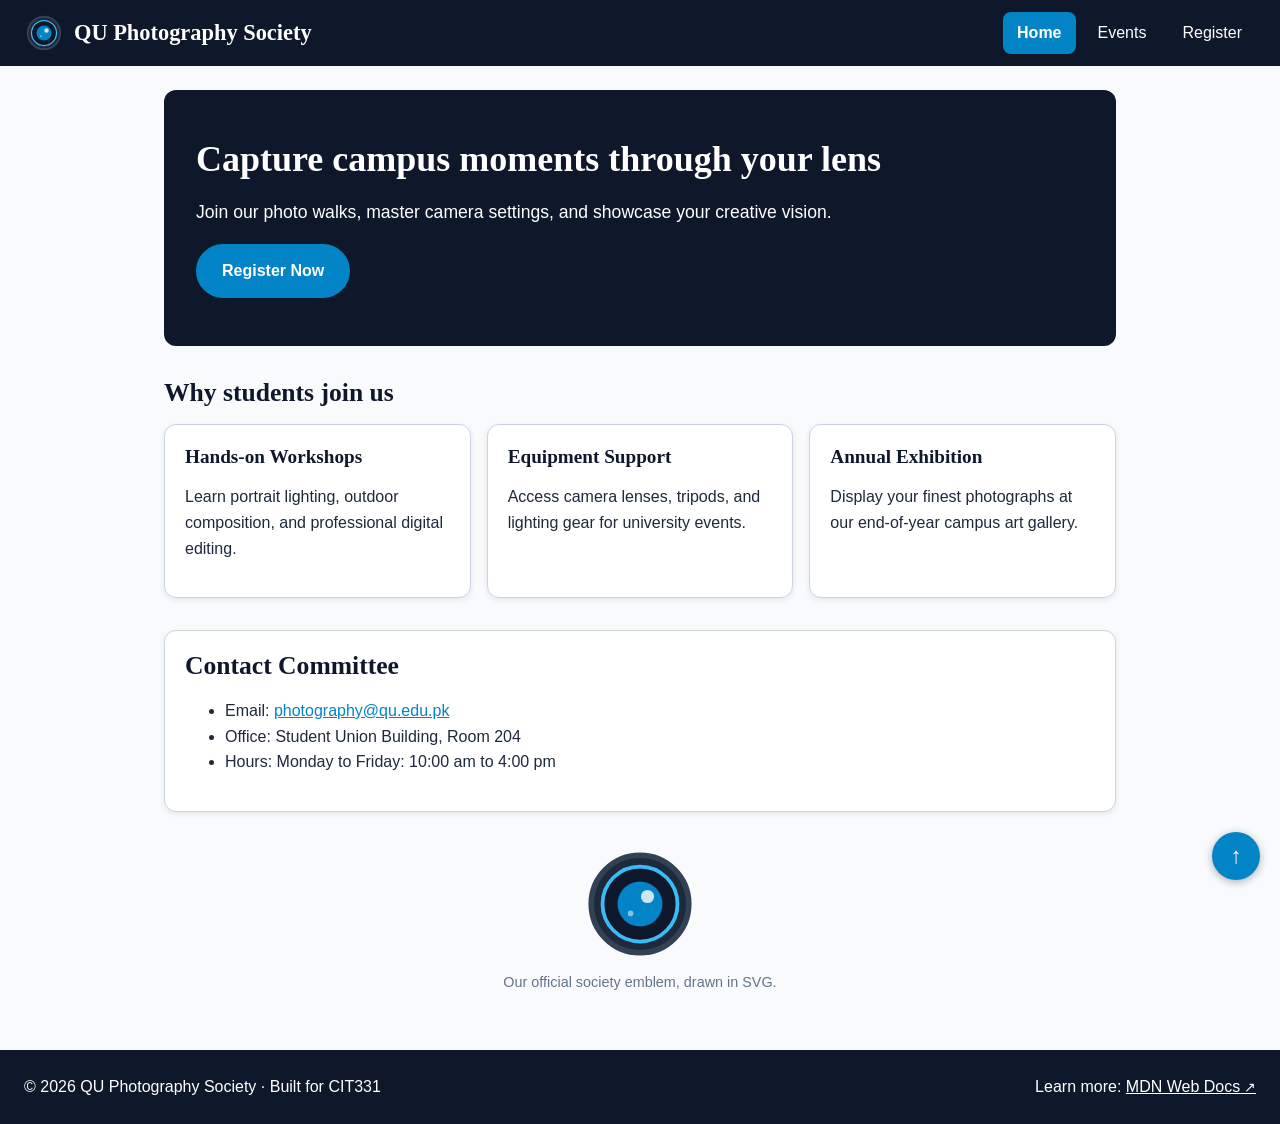
<file: index.html>
<!DOCTYPE html>
<html lang="en">
<head>
  <meta charset="UTF-8">
  <meta name="viewport" content="width=device-width, initial-scale=1.0">
  <meta name="description" content="QU Photography Society: capturing moments, workshops, and campus photo walks.">
  <title>QU Photography Society | Home</title>
  <link rel="stylesheet" href="css/style.css">
</head>
<body id="top">
  <a class="skip-link" href="#main">Skip to main content</a>
 
  <header class="site-header">
    <a class="brand" href="index.html">
      <img src="images/logo.svg" alt="" width="40" height="40">
      <span>QU Photography Society</span>
    </a>
    <nav aria-label="Main">
      <ul class="nav-list">
        <li><a href="index.html" class="active" aria-current="page">Home</a></li>
        <li><a href="events.html">Events</a></li>
        <li><a href="register.html">Register</a></li>
      </ul>
    </nav>
  </header>
 
  <main id="main">
    <section class="hero">
      <h1>Capture campus moments through your lens</h1>
      <p>Join our photo walks, master camera settings, and showcase your creative vision.</p>
      <a class="btn" href="register.html">Register Now</a>
    </section>
 
    <section class="highlights">
      <h2>Why students join us</h2>
      <div class="card-row">
        <article class="card">
          <h3>Hands-on Workshops</h3>
          <p>Learn portrait lighting, outdoor composition, and professional digital editing.</p>
        </article>
        <article class="card">
          <h3>Equipment Support</h3>
          <p>Access camera lenses, tripods, and lighting gear for university events.</p>
        </article>
        <article class="card">
          <h3>Annual Exhibition</h3>
          <p>Display your finest photographs at our end-of-year campus art gallery.</p>
        </article>
      </div>
    </section>
 
    <aside class="card notice">
      <h2>Contact Committee</h2>
      <ul>
        <li>Email: <a href="mailto:photography@qu.edu.pk">photography@qu.edu.pk</a></li>
        <li>Office: Student Union Building, Room 204</li>
        <li>Hours: Monday to Friday: <time datetime=":00">10:00 am</time> to <time datetime="16:00">4:00 pm</time></li>
      </ul>
    </aside>
 
    <figure class="logo-figure">
      <img src="images/logo.svg" alt="QU Photography Society camera emblem" width="120" height="120">
      <figcaption>Our official society emblem, drawn in SVG.</figcaption>
    </figure>
  </main>
 
  <footer class="site-footer">
    <p>&copy; 2026 QU Photography Society &middot; Built for CIT331</p>
    <p>Learn more: <a href="https://developer.mozilla.org/" target="_blank" rel="noopener noreferrer">MDN Web Docs</a></p>
  </footer>
 
  <a class="back-to-top" href="#top" aria-label="Back to top">&uarr;</a>
</body>
</html>
</file>
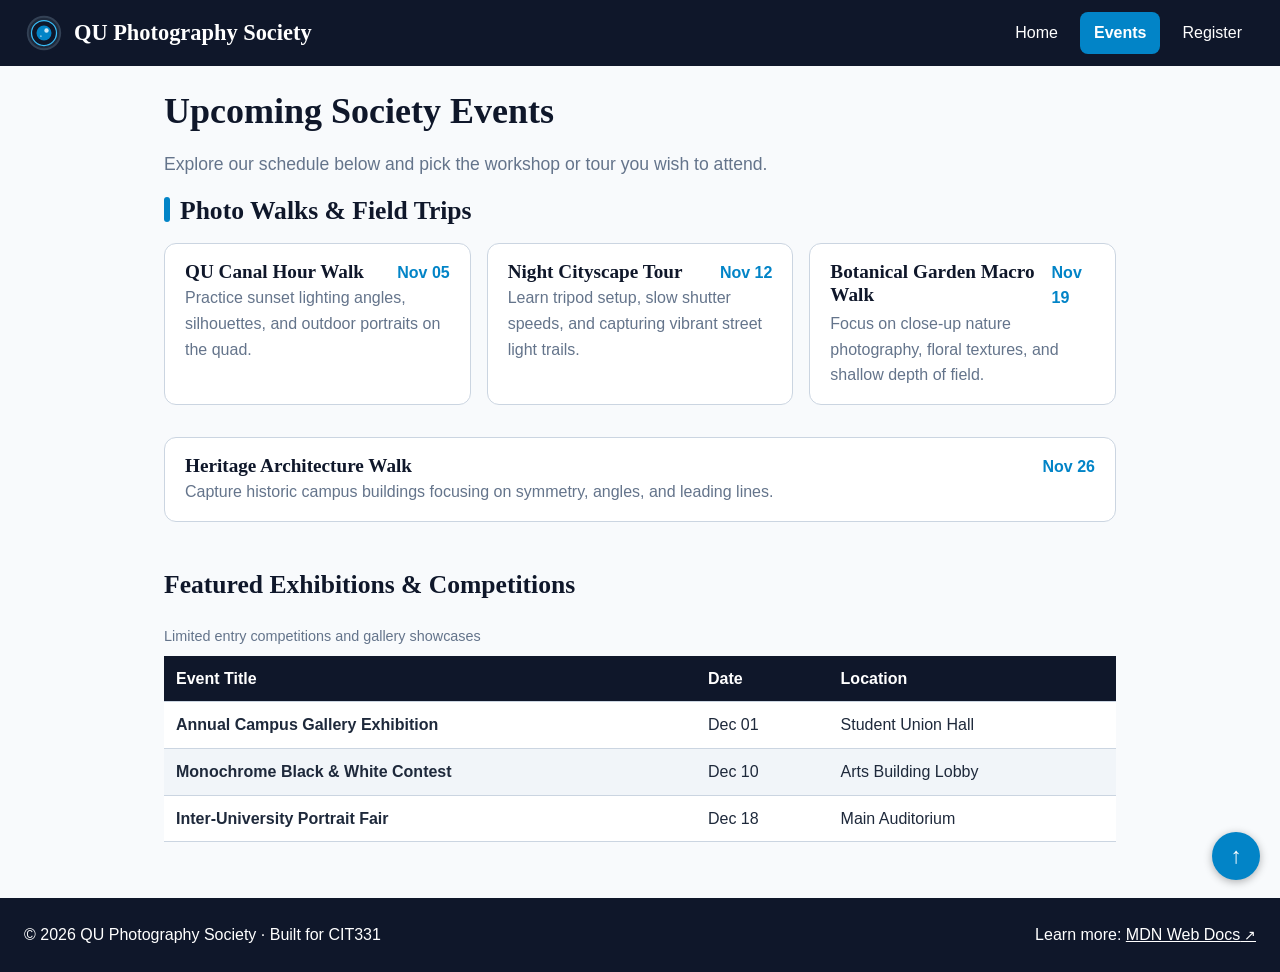
<file: events.html>
<!DOCTYPE html>
<html lang="en">
<head>
  <meta charset="UTF-8">
  <meta name="viewport" content="width=device-width, initial-scale=1.0">
  <meta name="description" content="Explore upcoming photo walks, workshops, and exhibitions hosted by QU Photography Society.">
  <title>QU Photography Society | Events</title>
  <link rel="stylesheet" href="css/style.css">
</head>
<body id="top">
  <a class="skip-link" href="#main">Skip to main content</a>
 
  <header class="site-header">
    <a class="brand" href="index.html">
      <img src="images/logo.svg" alt="" width="40" height="40">
      <span>QU Photography Society</span>
    </a>
    <nav aria-label="Main">
      <ul class="nav-list">
        <li><a href="index.html">Home</a></li>
        <li><a href="events.html" class="active" aria-current="page">Events</a></li>
        <li><a href="register.html">Register</a></li>
      </ul>
    </nav>
  </header>
 
  <main id="main">
    <h1>Upcoming Society Events</h1>
    <p>Explore our schedule below and pick the workshop or tour you wish to attend.</p>
 
    <section class="menu-group">
      <h2>Photo Walks & Field Trips</h2>
      <div class="menu-list">
        <article class="menu-item">
          <div class="item-head">
            <h3>QU Canal Hour Walk</h3>
            <span class="price">Nov 05</span>
          </div>
          <p>Practice sunset lighting angles, silhouettes, and outdoor portraits on the quad.</p>
        </article>
        <article class="menu-item">
          <div class="item-head">
            <h3>Night Cityscape Tour</h3>
            <span class="price">Nov 12</span>
          </div>
          <p>Learn tripod setup, slow shutter speeds, and capturing vibrant street light trails.</p>
        </article>
        <article class="menu-item">
          <div class="item-head">
            <h3>Botanical Garden Macro Walk</h3>
            <span class="price">Nov 19</span>
          </div>
          <p>Focus on close-up nature photography, floral textures, and shallow depth of field.</p>
        </article>
        <article class="menu-item">
          <div class="item-head">
            <h3>Heritage Architecture Walk</h3>
            <span class="price">Nov 26</span>
          </div>
          <p>Capture historic campus buildings focusing on symmetry, angles, and leading lines.</p>
        </article>
      </div>
    </section>
 
    <section class="specials">
      <h2>Featured Exhibitions & Competitions</h2>
      <div class="table-wrap">
        <table>
          <caption>Limited entry competitions and gallery showcases</caption>
          <thead>
            <tr>
              <th scope="col">Event Title</th>
              <th scope="col">Date</th>
              <th scope="col">Location</th>
            </tr>
          </thead>
          <tbody>
            <tr><th scope="row">Annual Campus Gallery Exhibition</th><td><time datetime="2026-12-01">Dec 01</time></td><td>Student Union Hall</td></tr>
            <tr><th scope="row">Monochrome Black & White Contest</th><td><time datetime="2026-12-10">Dec 10</time></td><td>Arts Building Lobby</td></tr>
            <tr><th scope="row">Inter-University Portrait Fair</th><td><time datetime="2026-12-18">Dec 18</time></td><td>Main Auditorium</td></tr>
          </tbody>
        </table>
      </div>
    </section>
  </main>
 
  <footer class="site-footer">
    <p>&copy; 2026 QU Photography Society &middot; Built for CIT331</p>
    <p>Learn more: <a href="https://developer.mozilla.org/" target="_blank" rel="noopener noreferrer">MDN Web Docs</a></p>
  </footer>
 
  <a class="back-to-top" href="#top" aria-label="Back to top">&uarr;</a>
</body>
</html>
</file>
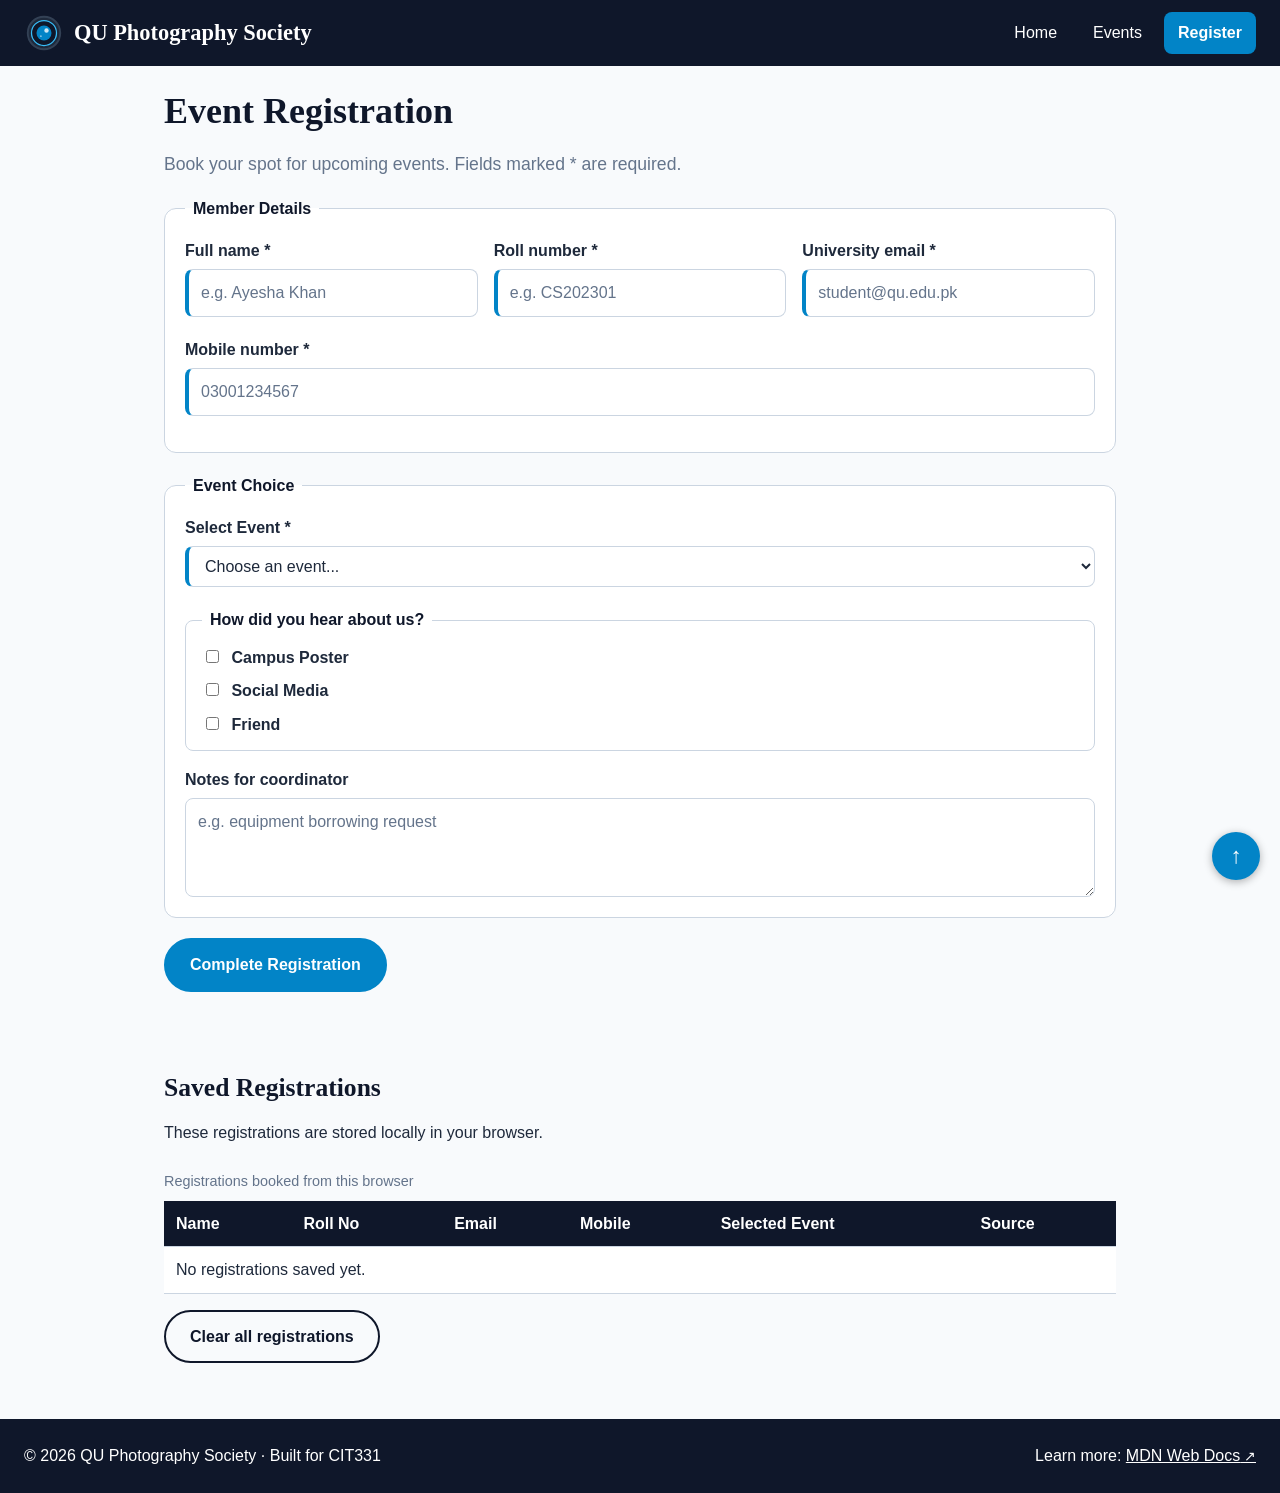
<file: register.html>
<!DOCTYPE html>
<html lang="en">
<head>
  <meta charset="UTF-8">
  <meta name="viewport" content="width=device-width, initial-scale=1.0">
  <meta name="description" content="Register for QU Photography Society events and save your bookings locally.">
  <title>QU Photography Society | Register</title>
  <link rel="stylesheet" href="css/style.css">
  <script src="js/register.js" defer></script>
</head>
<body id="top">
  <a class="skip-link" href="#main">Skip to main content</a>
 
  <header class="site-header">
    <a class="brand" href="index.html">
      <img src="images/logo.svg" alt="" width="40" height="40">
      <span>QU Photography Society</span>
    </a>
    <nav aria-label="Main">
      <ul class="nav-list">
        <li><a href="index.html">Home</a></li>
        <li><a href="events.html">Events</a></li>
        <li><a href="register.html" class="active" aria-current="page">Register</a></li>
      </ul>
    </nav>
  </header>
 
  <main id="main">
    <h1>Event Registration</h1>
    <p>Book your spot for upcoming events. Fields marked * are required.</p>
 
    <form id="order-form" action="#" method="post">
      <fieldset>
        <legend>Member Details</legend>
        <div class="form-row">
          <div class="field">
            <label for="name">Full name *</label>
            <input type="text" id="name" name="name" required minlength="3"
                   maxlength="50" placeholder="e.g. Ayesha Khan" autocomplete="name">
          </div>
          <div class="field">
            <label for="rollno">Roll number *</label>
            <input type="text" id="rollno" name="rollno" required minlength="4"
                   maxlength="20" placeholder="e.g. CS202301">
          </div>
          <div class="field">
            <label for="email">University email *</label>
            <input type="email" id="email" name="email" required
                   placeholder="student@qu.edu.pk" autocomplete="email">
          </div>
          <div class="field">
            <label for="phone">Mobile number *</label>
            <input type="tel" id="phone" name="phone" required pattern="03[0-9]{9}"
                   title="11 digits starting with 03, for example 03001234567"
                   placeholder="03001234567" autocomplete="tel">
          </div>
        </div>
      </fieldset>
 
      <fieldset>
        <legend>Event Choice</legend>
        <div class="form-row">
          <div class="field">
            <label for="item">Select Event *</label>
            <select id="item" name="item" required>
              <option value="">Choose an event...</option>
              <option>QU Canal Hour Walk</option>
              <option>Night Cityscape Tour</option>
              <option>Botanical Garden Macro Walk</option>
              <option>Heritage Architecture Walk</option>
              <option>Annual Campus Gallery Exhibition</option>
              <option>Monochrome Black & White Contest</option>
            </select>
          </div>
        </div>
 
        <div class="form-row">
          <fieldset class="choice">
            <legend>How did you hear about us?</legend>
            <label><input type="checkbox" name="extras" value="Campus Poster"> Campus Poster</label>
            <label><input type="checkbox" name="extras" value="Social Media"> Social Media</label>
            <label><input type="checkbox" name="extras" value="Friend"> Friend</label>
          </fieldset>
        </div>
 
        <div class="field">
          <label for="notes">Notes for coordinator</label>
          <textarea id="notes" name="notes" rows="3" maxlength="200"
                    placeholder="e.g. equipment borrowing request"></textarea>
        </div>
      </fieldset>
 
      <button type="submit" class="btn">Complete Registration</button>
      <p id="message" role="status" aria-live="polite"></p>
    </form>
 
    <section class="saved-orders">
      <h2>Saved Registrations</h2>
      <p>These registrations are stored locally in your browser.</p>
      <div class="table-wrap">
        <table>
          <caption>Registrations booked from this browser</caption>
          <thead>
            <tr>
              <th scope="col">Name</th>
              <th scope="col">Roll No</th>
              <th scope="col">Email</th>
              <th scope="col">Mobile</th>
              <th scope="col">Selected Event</th>
              <th scope="col">Source</th>
            </tr>
          </thead>
          <tbody id="orders-body"></tbody>
        </table>
      </div>
      <button type="button" id="clear-orders" class="btn btn-secondary">Clear all registrations</button>
    </section>
  </main>
 
  <footer class="site-footer">
    <p>&copy; 2026 QU Photography Society &middot; Built for CIT331</p>
    <p>Learn more: <a href="https://developer.mozilla.org/" target="_blank" rel="noopener noreferrer">MDN Web Docs</a></p>
  </footer>
 
  <a class="back-to-top" href="#top" aria-label="Back to top">&uarr;</a>
</body>
</html>
</file>
<file: css/style.css>
/* ===== QU Photography Society: style.css ===== */
 
/* ---------- 1. Reset, tokens and base typography ---------- */
*, *::before, *::after {
  box-sizing: border-box;
}
 
:root {
  --brand: #0284c7;
  --brand-dark: #0f172a;
  --accent: #38bdf8;
  --bg: #f8fafc;
  --surface: #ffffff;
  --text: #1e293b;
  --muted: #64748b;
  --border: #cbd5e1;
  --space: 16px;
  --radius: 12px;
}
 
body {
  margin: 0;
  font-family: "Segoe UI", Arial, sans-serif;
  font-size: 1rem;
  line-height: 1.6;
  color: var(--text);
  background: var(--bg);
}

/* ---------- 2. Headings, links, focus ---------- */
h1, h2, h3 {
  font-family: Georgia, "Times New Roman", serif;
  color: var(--brand-dark);
  line-height: 1.2;
}
h1 { font-size: 2.25rem; margin: 0 0 var(--space); }
h2 { font-size: 1.6rem;  margin: 0 0 var(--space); }
h3 { font-size: 1.2rem;  margin: 0 0 8px; }
 
a { color: var(--brand); }
a:hover {
  color: var(--brand-dark);
  text-decoration-thickness: 3px;
}
 
a:focus-visible,
button:focus-visible,
input:focus-visible,
select:focus-visible,
textarea:focus-visible {
  outline: 3px solid var(--brand);
  outline-offset: 3px;
}

/* ---------- 3. Page shell ---------- */
#main {
  max-width: 1000px;
  margin: 0 auto;
  padding: 24px;
}
main > section,
main > aside,
main > figure {
  margin: 0 0 32px;
}
h1 + p {
  font-size: 1.1rem;
  color: var(--muted);
}
 
/* ---------- 4. Header and navigation ---------- */
.site-header {
  background: var(--brand-dark);
  color: #fff;
  padding: 12px 24px;
  display: flex;
  flex-wrap: wrap;
  align-items: center;
  justify-content: space-between;
  gap: 12px;
  position: sticky;
  top: 0;
  z-index: 100;
}
.brand {
  color: #fff;
  text-decoration: none;
  font-family: Georgia, "Times New Roman", serif;
  font-size: 1.4rem;
  font-weight: 700;
  display: flex;
  align-items: center;
  gap: 10px;
}
.nav-list {
  list-style: none;
  margin: 0;
  padding: 0;
  display: flex;
  gap: 8px;
}
.nav-list li { display: inline-block; }
.nav-list a {
  display: inline-block;
  color: #fff;
  text-decoration: none;
  padding: 8px 14px;
  border-radius: 8px;
}
.nav-list a:not(.active):hover {
  background: rgba(255, 255, 255, 0.18);
}
.nav-list a.active {
  background: var(--brand);
  color: #ffffff;
  font-weight: 700;
}
 
/* ---------- 5. Footer ---------- */
.site-footer {
  background: var(--brand-dark);
  color: #fff;
  padding: 20px 24px;
  display: flex;
  flex-wrap: wrap;
  align-items: center;
  justify-content: space-between;
  gap: 8px 24px;
}
.site-footer p { margin: 4px 0; }
.site-footer a { color: #fff; }

/* ---------- 6. Hero, buttons, cards ---------- */
.hero {
  background: var(--brand-dark);
  color: #fff;
  padding: 48px 32px;
  border-radius: var(--radius);
}
.hero h1,
.hero p {
  color: #fff;
}
.hero h1 { margin-bottom: 12px; }
 
.btn {
  display: inline-block;
  background: var(--brand);
  color: #ffffff;
  font: inherit;
  font-weight: 700;
  padding: 12px 24px;
  border: 2px solid var(--brand);
  border-radius: 999px;
  text-decoration: none;
  cursor: pointer;
}
.btn:hover {
  background: #0369a1;
  border-color: #0369a1;
  color: #fff;
}
.btn-secondary {
  background: transparent;
  color: var(--brand-dark);
  border-color: var(--brand-dark);
}
.btn-secondary:hover {
  background: var(--brand-dark);
  color: #fff;
}
 
.card {
  background: var(--surface);
  border: 1px solid var(--border);
  border-radius: var(--radius);
  padding: 20px;
  box-shadow: 0 2px 6px rgba(15, 23, 42, 0.08);
}
.logo-figure { text-align: center; }
figcaption { color: var(--muted); font-size: 0.9rem; }

/* ---------- 7. Events, tables ---------- */
.menu-group h2::before {
  content: "";
  display: inline-block;
  width: 6px;
  height: 1em;
  margin-right: 10px;
  background: var(--brand);
  border-radius: 3px;
  vertical-align: -0.12em;
}
.menu-item {
  background: var(--surface);
  border: 1px solid var(--border);
  border-radius: var(--radius);
  padding: 16px 20px;
  margin-bottom: 16px;
  position: relative;
  flex: 1 1 300px;
}
.menu-item p { margin: 0; color: var(--muted); }
.item-head h3 { margin: 0; }
.price { font-weight: 700; color: var(--brand); }
 
table {
  width: 100%;
  border-collapse: collapse;
  background: var(--surface);
}
caption {
  text-align: left;
  padding: 8px 0;
  color: var(--muted);
  font-size: 0.9rem;
}
th, td {
  text-align: left;
  padding: 10px 12px;
  border-bottom: 1px solid var(--border);
}
thead th {
  background: var(--brand-dark);
  color: #fff;
}
tbody th { font-weight: 600; }
tbody tr:nth-child(even) { background: #f1f5f9; }
 
/* ---------- 8. Attribute selectors and pseudo-elements ---------- */
a[href^="http"]::after {
  content: " \2197";
  font-size: 0.85em;
}

/* ---------- 9. Forms ---------- */
form > fieldset {
  background: var(--surface);
  border: 1px solid var(--border);
  border-radius: var(--radius);
  padding: 16px 20px;
  margin: 0 0 20px;
}
legend {
  font-weight: 700;
  padding: 0 8px;
  color: var(--brand-dark);
}
label { font-weight: 600; }
 
input, select, textarea {
  font: inherit;
  width: 100%;
  padding: 10px 12px;
  border: 1px solid var(--border);
  border-radius: 8px;
  background: #fff;
  color: var(--text);
}

input[type="radio"],
input[type="checkbox"] {
  width: auto;
  margin-right: 8px;
}
input[required],
select[required] {
  border-left: 4px solid var(--brand);
}
input[placeholder]:not(:placeholder-shown):invalid {
  border-color: #b3261e;
}
::placeholder {
  color: var(--muted);
  opacity: 1;
}
#message {
  min-height: 1.6em;
  font-weight: 600;
  color: #0a6b50;
}

/* ---------- 10. Positioning ---------- */
.badge {
  position: absolute;
  top: 12px;
  right: 12px;
  background: var(--accent);
  color: var(--brand-dark);
  font-size: 0.75rem;
  font-weight: 700;
  padding: 2px 10px;
  border-radius: 999px;
}
 
.back-to-top {
  position: fixed;
  right: 20px;
  bottom: 20px;
  width: 48px;
  height: 48px;
  display: flex;
  align-items: center;
  justify-content: center;
  background: var(--brand);
  color: #fff;
  font-size: 1.4rem;
  text-decoration: none;
  border-radius: 50%;
  box-shadow: 0 2px 8px rgba(0, 0, 0, 0.3);
}
.back-to-top:hover { background: var(--brand-dark); color: #fff; }
 
.skip-link {
  position: absolute;
  left: -9999px;
  top: 0;
}

.skip-link:focus {
  left: 8px;
  top: 8px;
  z-index: 200;
  background: #fff;
  color: var(--brand-dark);
  padding: 8px 14px;
  border-radius: 8px;
}

/* ---------- 11. Layout & Flexbox ---------- */
.card-row {
  display: flex;
  flex-wrap: wrap;
  gap: 16px;
}
.card-row > .card {
  flex: 1 1 260px;
}
 
.menu-list {
  display: flex;
  flex-wrap: wrap;
  gap: 16px;
}
.item-head {
  display: flex;
  justify-content: space-between;
  align-items: baseline;
  gap: 12px;
}
 
body {
  min-height: 100vh;
  display: flex;
  flex-direction: column;
}
#main {
  width: 100%;
  flex: 1;
}

/* ---------- 12. Form Layout ---------- */
.form-row {
  display: flex;
  flex-wrap: wrap;
  gap: 16px;
  margin-bottom: 16px;
}
.form-row > .field,
.form-row > .choice {
  flex: 1 1 220px;
}
.field {
  display: flex;
  flex-direction: column;
  gap: 6px;
  margin-bottom: 4px;
}
 
fieldset.choice {
  display: flex;
  flex-direction: column;
  gap: 8px;
  margin: 0;
  border: 1px solid var(--border);
  border-radius: 8px;
  padding: 12px 16px;
}
 
.saved-orders { margin-top: 40px; }
.table-wrap { overflow-x: auto; margin-bottom: 16px; }

/* ---------- 13. Responsive ---------- */
img {
  max-width: 100%;
  height: auto;
}
 
@media (max-width: 768px) {
  h1 { font-size: 1.9rem; }
  #main { padding: 16px; }
  .hero { padding: 32px 20px; }
  .site-header { flex-direction: column; align-items: flex-start; }
}
 
@media (max-width: 480px) {
  .nav-list { flex-wrap: wrap; }
  .btn { display: block; width: 100%; text-align: center; }
  .site-footer { flex-direction: column; align-items: flex-start; }
}
</file>
